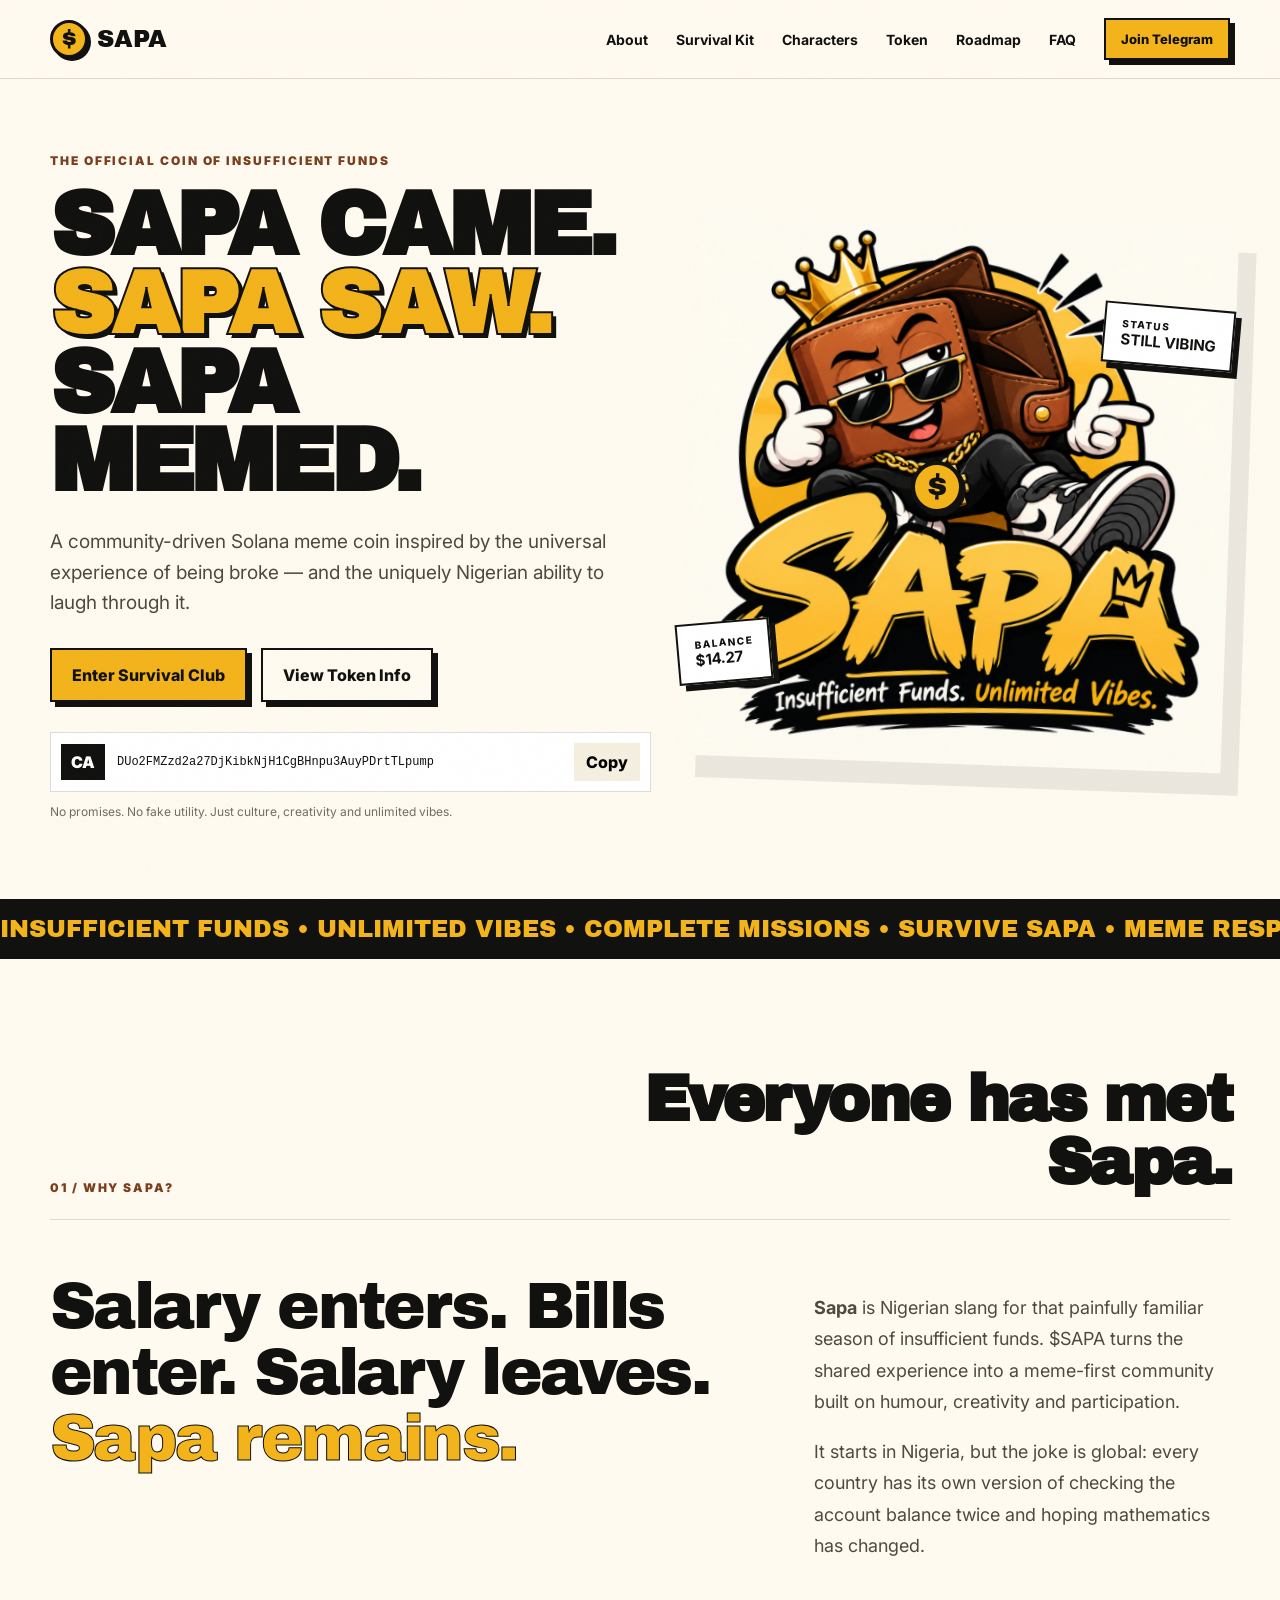
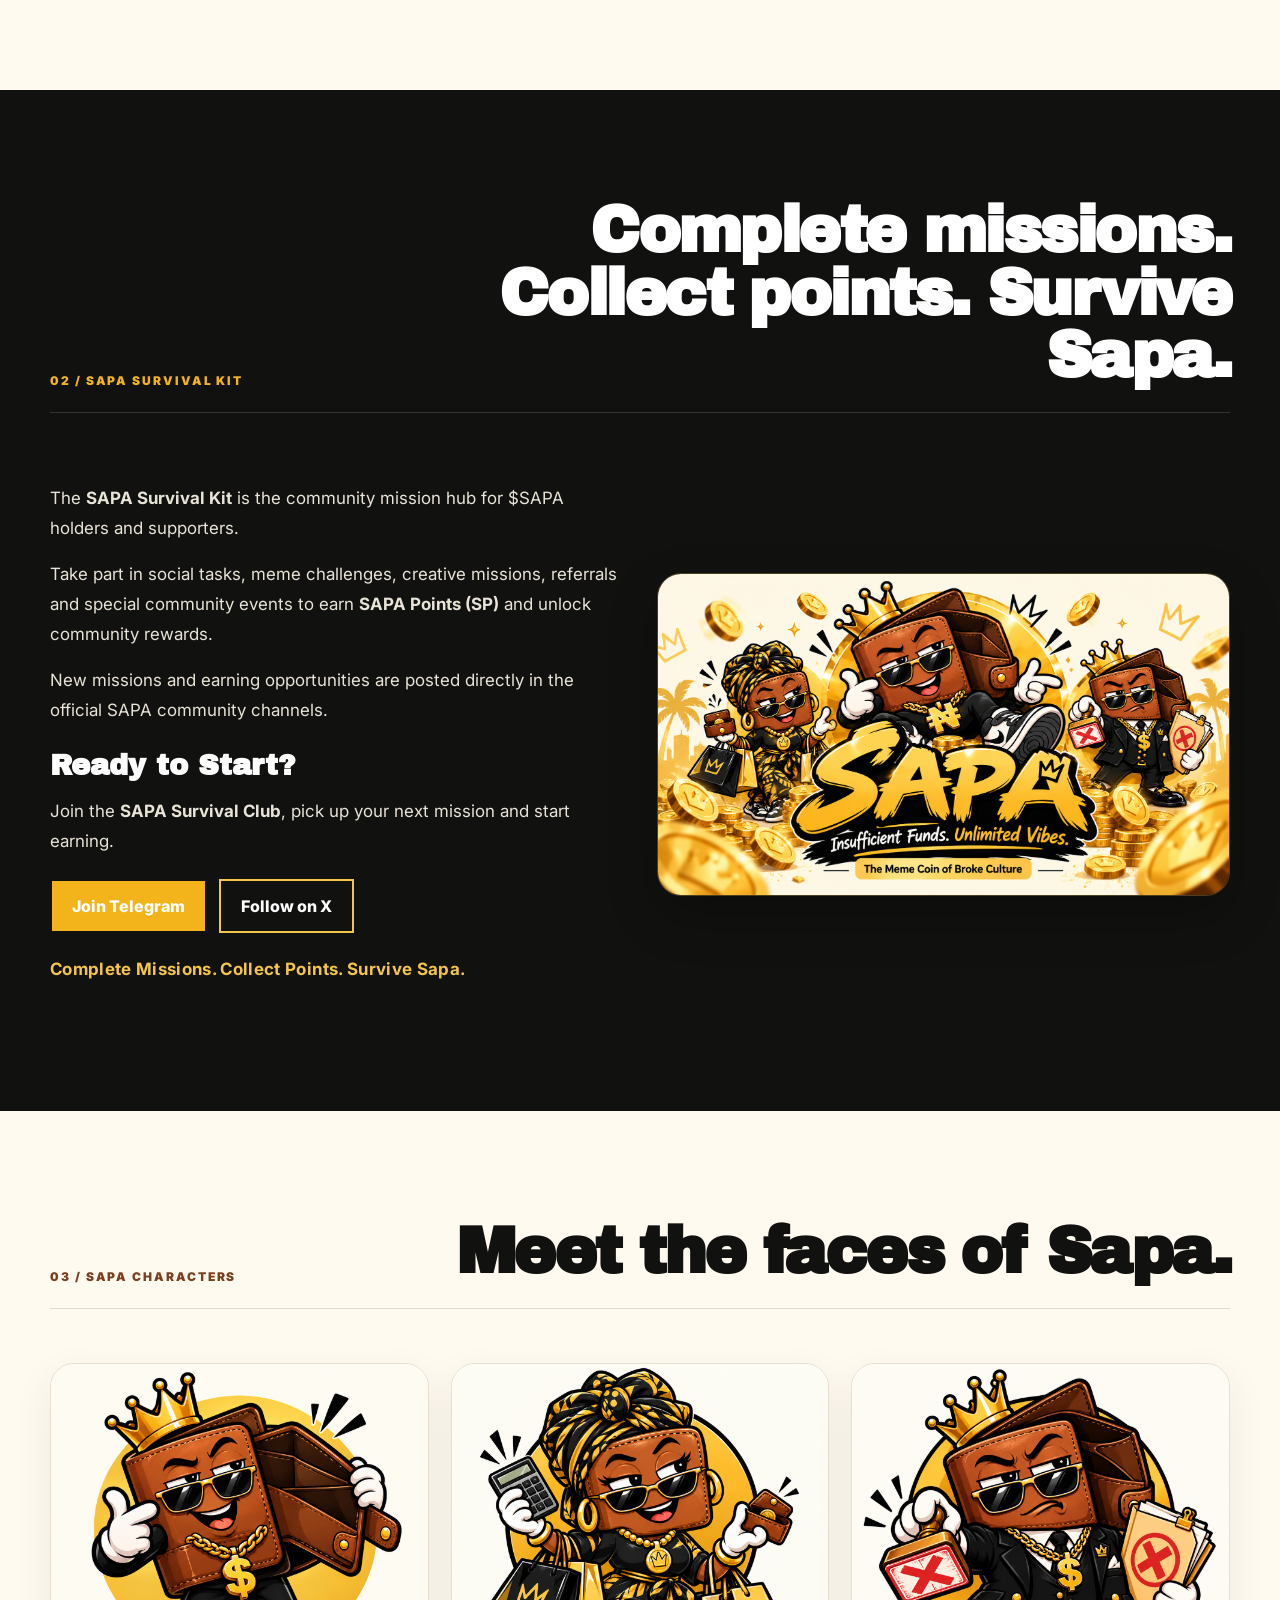
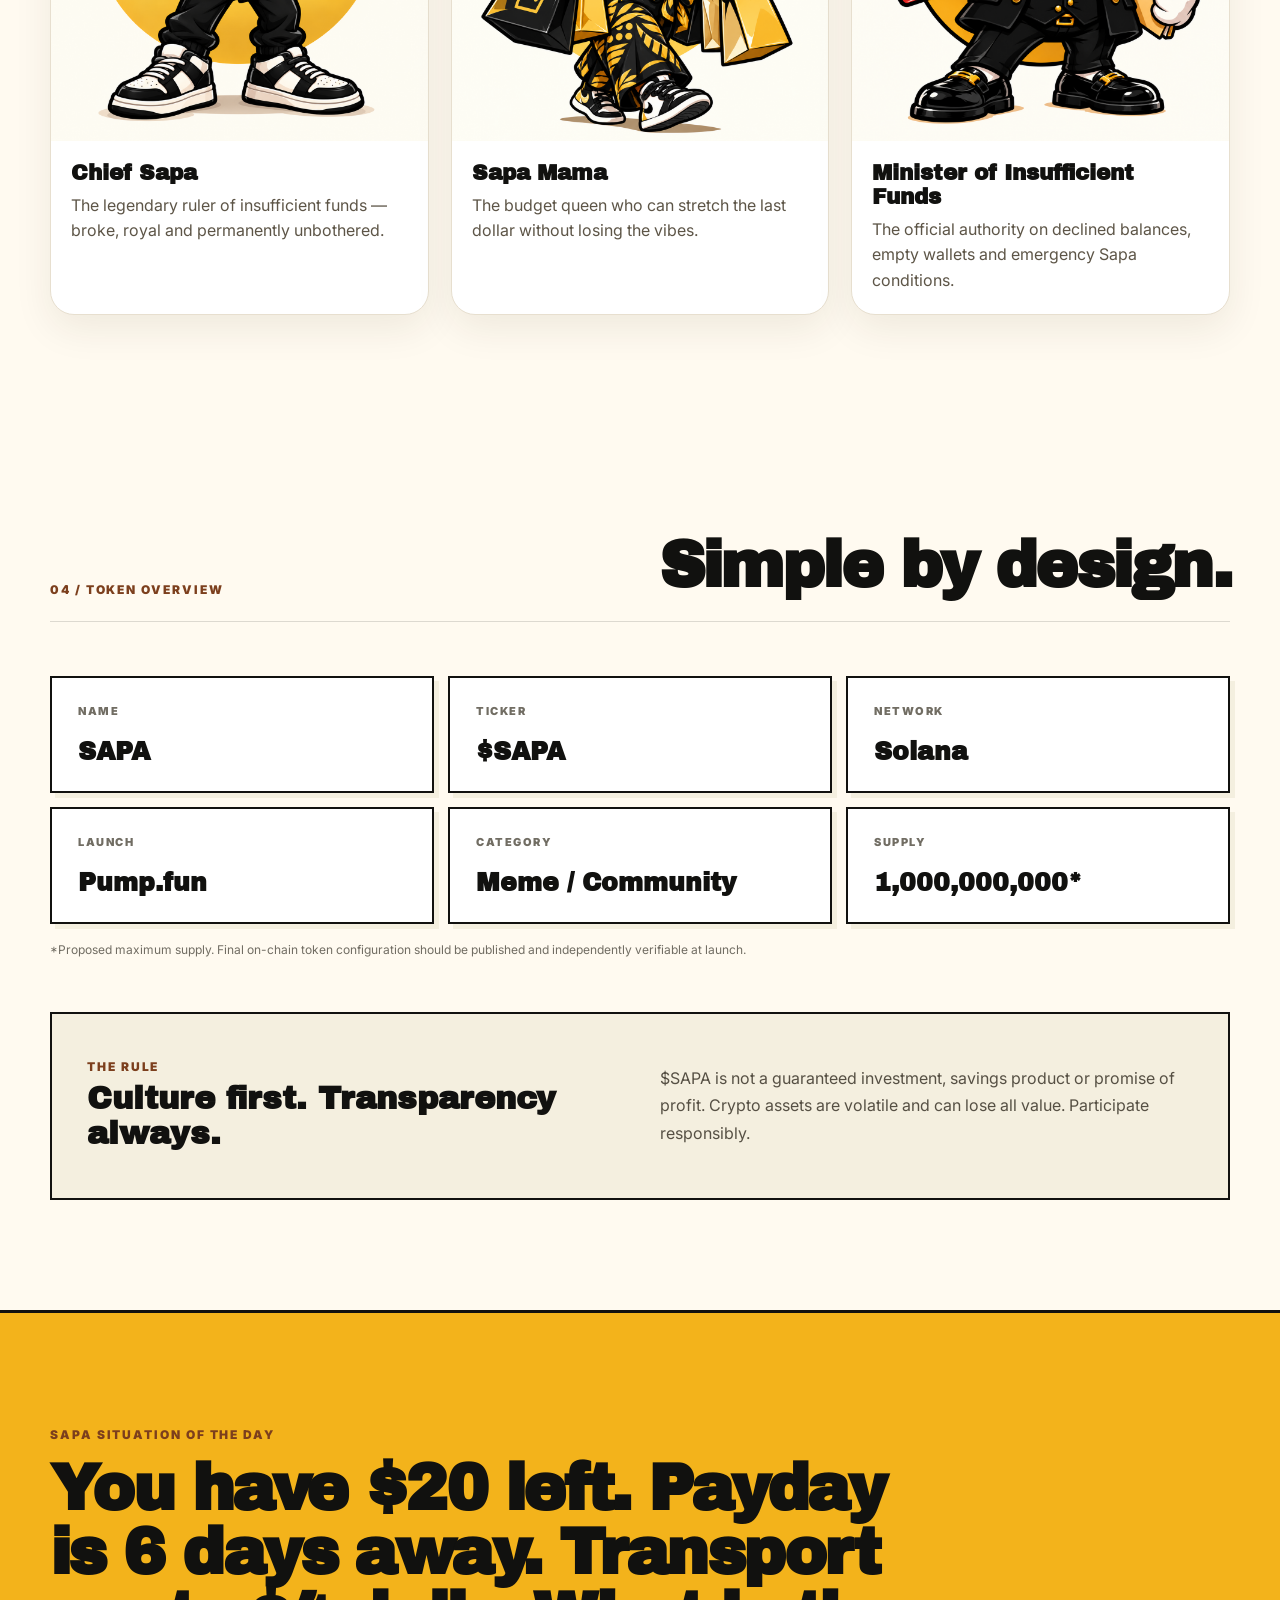
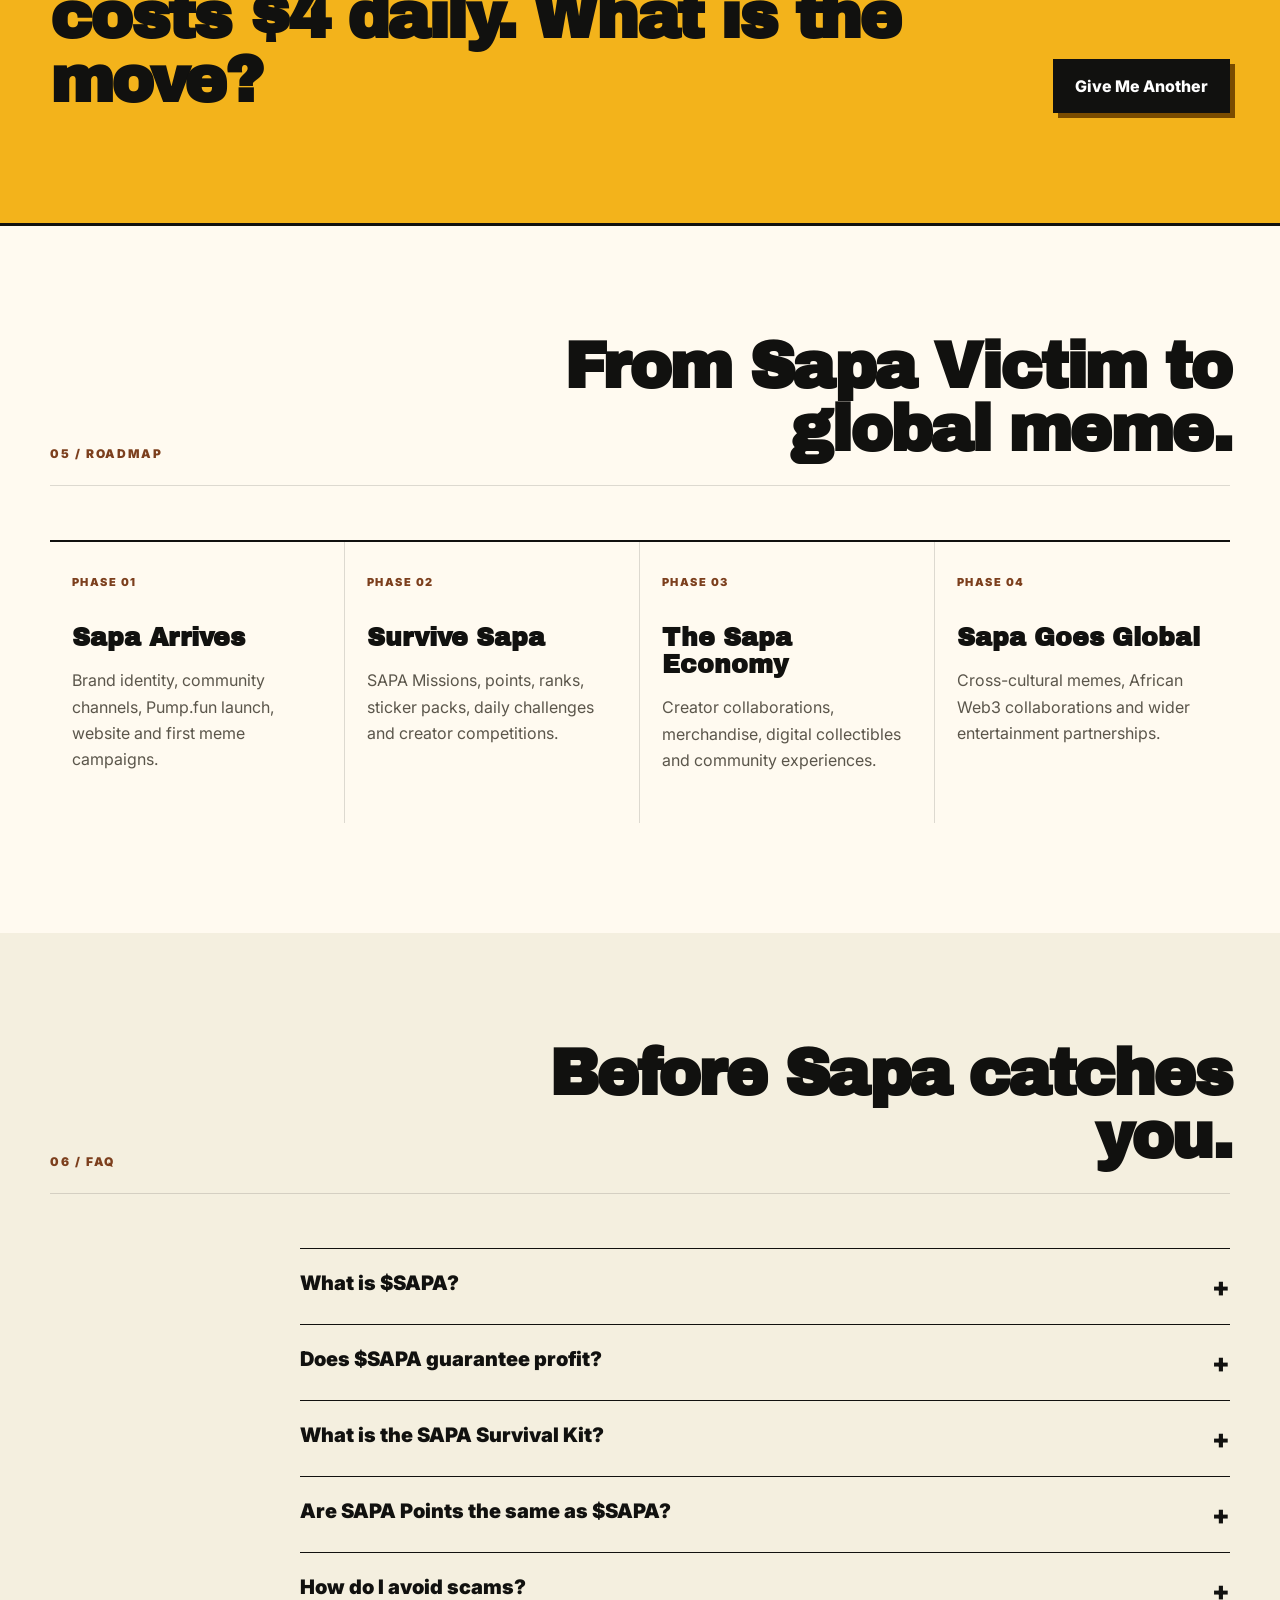
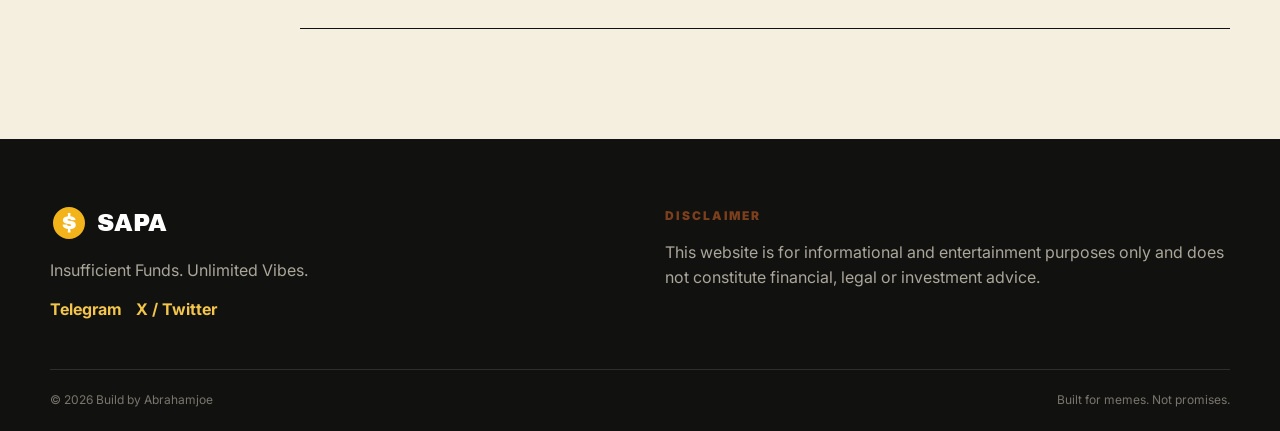
<file: index.html>
<!DOCTYPE html>
<html lang="en">
<head>
  <meta charset="UTF-8" />
  <meta name="viewport" content="width=device-width, initial-scale=1.0" />
  <meta name="theme-color" content="#f3b31b" />
  <meta name="referrer" content="strict-origin-when-cross-origin" />
  <meta name="description" content="$SAPA — Insufficient Funds. Unlimited Vibes. A community-driven meme culture website inspired by Nigerian internet culture." />
  <title>$SAPA — Insufficient Funds. Unlimited Vibes.</title>
  <meta name="robots" content="index,follow" />
  <link rel="icon" type="image/png" href="chief-sapa.png" sizes="192x192" />
  <link rel="apple-touch-icon" href="chief-sapa.png" />
  <link rel="preconnect" href="https://fonts.googleapis.com">
  <link rel="preconnect" href="https://fonts.gstatic.com" crossorigin>
  <link href="https://fonts.googleapis.com/css2?family=Archivo+Black&family=Inter:wght@400;500;600;700;800&display=swap" rel="stylesheet">
  <link rel="stylesheet" href="styles.css" />
</head>
<body>
  <div class="noise"></div>
  <header class="nav-wrap">
    <nav class="nav container">
      <a class="brand" href="#home"><span class="coin-dot">$</span><span>SAPA</span></a>
      <button class="menu-btn" aria-label="Open menu" aria-expanded="false">☰</button>
      <div class="nav-links">
        <a href="#about">About</a>
        <a href="#survival">Survival Kit</a>
        <a href="#characters">Characters</a>
        <a href="#token">Token</a>
        <a href="#roadmap">Roadmap</a>
        <a href="#faq">FAQ</a>
      </div>
      <a class="btn btn-small" href="https://t.me/SAPALetMyPeopleGo" target="_blank" rel="noopener">Join Telegram</a>
    </nav>
  </header>

  <main>
    <section class="hero container" id="home">
      <div class="hero-copy">
        <div class="eyebrow">THE OFFICIAL COIN OF INSUFFICIENT FUNDS</div>
        <h1>SAPA CAME.<br><span>SAPA SAW.</span><br>SAPA MEMED.</h1>
        <p class="hero-sub">A community-driven Solana meme coin inspired by the universal experience of being broke — and the uniquely Nigerian ability to laugh through it.</p>
        <div class="hero-actions">
          <a class="btn" href="#survival">Enter Survival Club</a>
          <a class="btn btn-ghost" href="#token">View Token Info</a>
        </div>
        <div class="contract-card" role="group" aria-label="Contract address placeholder">
          <span>CA</span>
          <code id="contract">DUo2FMZzd2a27DjKibkNjH1CgBHnpu3AuyPDrtTLpump</code>
          <button id="copyBtn">Copy</button>
        </div>
        <p class="microcopy">No promises. No fake utility. Just culture, creativity and unlimited vibes.</p>
      </div>

      <div class="hero-art">
        <div class="halo"></div>
        <img src="sapa-logo.png" alt="SAPA crowned wallet mascot" />
        <span class="currency-pendant" aria-hidden="true">$</span>
        <div class="float-card card-one">BALANCE<br><strong>$14.27</strong></div>
        <div class="float-card card-two">STATUS<br><strong>STILL VIBING</strong></div>
      </div>
    </section>

    <section class="ticker" aria-label="SAPA slogans">
      <div class="ticker-track">
        <span>INSUFFICIENT FUNDS • UNLIMITED VIBES • COMPLETE MISSIONS • SURVIVE SAPA • MEME RESPONSIBLY •</span>
        <span>INSUFFICIENT FUNDS • UNLIMITED VIBES • COMPLETE MISSIONS • SURVIVE SAPA • MEME RESPONSIBLY •</span>
      </div>
    </section>

    <section class="section container" id="about">
      <div class="section-heading">
        <span>01 / WHY SAPA?</span>
        <h2>Everyone has met Sapa.</h2>
      </div>
      <div class="split-grid">
        <div class="big-copy">Salary enters. Bills enter. Salary leaves. <em>Sapa remains.</em></div>
        <div class="body-copy">
          <p><strong>Sapa</strong> is Nigerian slang for that painfully familiar season of insufficient funds. $SAPA turns the shared experience into a meme-first community built on humour, creativity and participation.</p>
          <p>It starts in Nigeria, but the joke is global: every country has its own version of checking the account balance twice and hoping mathematics has changed.</p>
        </div>
      </div>
    </section>

    <section class="section dark-section" id="survival">
      <div class="container">
        <div class="section-heading light">
          <span>02 / SAPA SURVIVAL KIT</span>
          <h2>Complete missions. Collect points. Survive Sapa.</h2>
        </div>
        <div class="survival-simple">
          <div class="survival-copy">
            <p>The <strong>SAPA Survival Kit</strong> is the community mission hub for $SAPA holders and supporters.</p>
            <p>Take part in social tasks, meme challenges, creative missions, referrals and special community events to earn <strong>SAPA Points (SP)</strong> and unlock community rewards.</p>
            <p>New missions and earning opportunities are posted directly in the official SAPA community channels.</p>
            <h3>Ready to Start?</h3>
            <p>Join the <strong>SAPA Survival Club</strong>, pick up your next mission and start earning.</p>
            <div class="social-actions">
              <a class="btn" href="https://t.me/SAPALetMyPeopleGo" target="_blank" rel="noopener">Join Telegram</a>
              <a class="btn btn-ghost light-ghost" href="https://x.com/Sapamemecoin" target="_blank" rel="noopener">Follow on X</a>
            </div>
            <p class="survival-tagline"><strong>Complete Missions. Collect Points. Survive Sapa.</strong></p>
          </div>
          <div class="survival-image"><img src="sapa-banner.png" alt="$SAPA Survival Club banner with SAPA characters" /></div>
        </div>
      </div>
    </section>


    <section class="section container" id="characters">
      <div class="section-heading">
        <span>03 / SAPA CHARACTERS</span>
        <h2>Meet the faces of Sapa.</h2>
      </div>
      <div class="character-grid">
        <article class="character-card"><img src="chief-sapa.png" alt="Chief Sapa character" /><div><h3>Chief Sapa</h3><p>The legendary ruler of insufficient funds — broke, royal and permanently unbothered.</p></div></article>
        <article class="character-card"><img src="sapa-mama.png" alt="Sapa Mama character" /><div><h3>Sapa Mama</h3><p>The budget queen who can stretch the last dollar without losing the vibes.</p></div></article>
        <article class="character-card"><img src="minister-sapa.png" alt="Minister of Insufficient Funds character" /><div><h3>Minister of Insufficient Funds</h3><p>The official authority on declined balances, empty wallets and emergency Sapa conditions.</p></div></article>
      </div>
    </section>

    <section class="section container" id="token">
      <div class="section-heading">
        <span>04 / TOKEN OVERVIEW</span>
        <h2>Simple by design.</h2>
      </div>
      <div class="token-grid">
        <div class="token-stat"><span>Name</span><strong>SAPA</strong></div>
        <div class="token-stat"><span>Ticker</span><strong>$SAPA</strong></div>
        <div class="token-stat"><span>Network</span><strong>Solana</strong></div>
        <div class="token-stat"><span>Launch</span><strong>Pump.fun</strong></div>
        <div class="token-stat"><span>Category</span><strong>Meme / Community</strong></div>
        <div class="token-stat"><span>Supply</span><strong>1,000,000,000*</strong></div>
      </div>
      <p class="footnote">*Proposed maximum supply. Final on-chain token configuration should be published and independently verifiable at launch.</p>

      <div class="token-cta">
        <div><span class="label">THE RULE</span><h3>Culture first. Transparency always.</h3></div>
        <p>$SAPA is not a guaranteed investment, savings product or promise of profit. Crypto assets are volatile and can lose all value. Participate responsibly.</p>
      </div>
    </section>

    <section class="section situation-section">
      <div class="container situation-wrap">
        <div>
          <span class="label">SAPA SITUATION OF THE DAY</span>
          <h2 id="situationText">You have $20 left. Payday is 6 days away. Transport costs $4 daily. What is the move?</h2>
        </div>
        <button class="btn btn-dark" id="newSituation">Give Me Another</button>
      </div>
    </section>

    <section class="section container" id="roadmap">
      <div class="section-heading">
        <span>05 / ROADMAP</span>
        <h2>From Sapa Victim to global meme.</h2>
      </div>
      <div class="roadmap">
        <article><span>PHASE 01</span><h3>Sapa Arrives</h3><p>Brand identity, community channels, Pump.fun launch, website and first meme campaigns.</p></article>
        <article><span>PHASE 02</span><h3>Survive Sapa</h3><p>SAPA Missions, points, ranks, sticker packs, daily challenges and creator competitions.</p></article>
        <article><span>PHASE 03</span><h3>The Sapa Economy</h3><p>Creator collaborations, merchandise, digital collectibles and community experiences.</p></article>
        <article><span>PHASE 04</span><h3>Sapa Goes Global</h3><p>Cross-cultural memes, African Web3 collaborations and wider entertainment partnerships.</p></article>
      </div>
    </section>

    <section class="section faq-section" id="faq">
      <div class="container">
        <div class="section-heading">
          <span>06 / FAQ</span>
          <h2>Before Sapa catches you.</h2>
        </div>
        <div class="faq-list">
          <details><summary>What is $SAPA?</summary><p>$SAPA is a Solana-based community meme token inspired by Nigerian internet slang for being broke or financially stretched.</p></details>
          <details><summary>Does $SAPA guarantee profit?</summary><p>No. $SAPA is a speculative meme token. There are no guaranteed returns, dividends or promises that its price will increase.</p></details>
          <details><summary>What is the SAPA Survival Kit?</summary><p>It is the project's engagement layer: missions, memes, points, ranks, challenges, digital content and community experiences.</p></details>
          <details><summary>Are SAPA Points the same as $SAPA?</summary><p>No. SAPA Points are intended as an off-chain participation and reputation system unless the project explicitly announces otherwise.</p></details>
          <details><summary>How do I avoid scams?</summary><p>Only use links from verified SAPA channels. Never share your seed phrase, private key, password or banking PIN with anyone.</p></details>
        </div>
      </div>
    </section>
  </main>

  <footer class="footer">
    <div class="container footer-grid">
      <div><div class="brand"><span class="coin-dot">$</span><span>SAPA</span></div><p>Insufficient Funds. Unlimited Vibes.</p><div class="footer-socials"><a href="https://t.me/SAPALetMyPeopleGo" target="_blank" rel="noopener">Telegram</a><a href="https://x.com/Sapamemecoin" target="_blank" rel="noopener">X / Twitter</a></div></div>
      <div><span class="label">DISCLAIMER</span><p>This website is for informational and entertainment purposes only and does not constitute financial, legal or investment advice.</p></div>
    </div>
    <div class="container footer-bottom"><span>© 2026 Build by <a href="https://x.com/Abraham58880808">Abrahamjoe</a></span><span>Built for memes. Not promises.</span></div>
  </footer>

  <script src="script.js"></script>
</body>
</html>
</file>
<file: styles.css>
:root{
  --ink:#11110f;
  --cream:#f4efdf;
  --paper:#fffaf0;
  --gold:#f3b31b;
  --gold2:#ffd15b;
  --brown:#7c3f1d;
  --muted:#716d63;
  --line:rgba(17,17,15,.14);
}
*{box-sizing:border-box}
html{scroll-behavior:smooth}
body{margin:0;font-family:Inter,system-ui,sans-serif;background:var(--paper);color:var(--ink);overflow-x:hidden}
a{color:inherit;text-decoration:none}
button,input{font:inherit}
.container{width:min(1180px,calc(100% - 40px));margin:auto}
.noise{position:fixed;inset:0;pointer-events:none;opacity:.04;z-index:20;background-image:url("data:image/svg+xml,%3Csvg viewBox='0 0 200 200' xmlns='http://www.w3.org/2000/svg'%3E%3Cfilter id='n'%3E%3CfeTurbulence type='fractalNoise' baseFrequency='.9' numOctaves='3' stitchTiles='stitch'/%3E%3C/filter%3E%3Crect width='100%25' height='100%25' filter='url(%23n)' opacity='.35'/%3E%3C/svg%3E")}
.nav-wrap{position:sticky;top:0;z-index:50;background:rgba(255,250,240,.86);backdrop-filter:blur(14px);border-bottom:1px solid var(--line)}
.nav{height:78px;display:flex;align-items:center;gap:28px}
.brand{font-family:'Archivo Black',sans-serif;font-size:24px;display:flex;align-items:center;gap:9px}
.coin-dot{width:38px;height:38px;border-radius:50%;background:var(--gold);display:grid;place-items:center;border:3px solid var(--ink);box-shadow:3px 3px 0 var(--ink)}
.nav-links{display:flex;gap:28px;margin-left:auto;font-weight:700;font-size:14px}
.nav-links a:hover{color:var(--brown)}
.menu-btn{display:none;background:none;border:0;font-size:28px}
.btn{display:inline-flex;align-items:center;justify-content:center;padding:15px 20px;background:var(--gold);border:2px solid var(--ink);font-weight:800;box-shadow:5px 5px 0 var(--ink);transition:.18s transform,.18s box-shadow;cursor:pointer}
.btn:hover{transform:translate(3px,3px);box-shadow:2px 2px 0 var(--ink)}
.btn-small{padding:11px 15px;font-size:13px}
.btn-ghost{background:transparent}
.btn-dark{background:var(--ink);color:white;box-shadow:5px 5px 0 #7a4c00;border-color:var(--ink)}
.hero{min-height:760px;display:grid;grid-template-columns:1.05fr .95fr;gap:36px;align-items:center;padding:74px 0 68px}
.eyebrow,.section-heading span,.label{font-size:12px;font-weight:900;letter-spacing:.16em;text-transform:uppercase;color:var(--brown)}
.hero h1{font-family:'Archivo Black',sans-serif;font-size:clamp(55px,7vw,96px);line-height:.88;margin:18px 0 26px;letter-spacing:-.055em}
.hero h1 span{color:var(--gold);-webkit-text-stroke:2px var(--ink);text-shadow:4px 4px 0 var(--ink)}
.hero-sub{font-size:19px;line-height:1.6;max-width:650px;color:#4c493f}
.hero-actions{display:flex;gap:14px;flex-wrap:wrap;margin:30px 0}
.contract-card{display:flex;align-items:center;gap:12px;border:1px solid var(--line);padding:10px;background:#fff;max-width:610px}
.contract-card span{font-weight:900;background:var(--ink);color:white;padding:8px 10px}
.contract-card code{font-size:12px;overflow:hidden;text-overflow:ellipsis;white-space:nowrap;flex:1}
.contract-card button{border:0;background:var(--cream);font-weight:800;padding:9px 12px;cursor:pointer}
.microcopy{font-size:12px;color:var(--muted)}
.hero-art{position:relative;min-height:560px;display:grid;place-items:center}
.hero-art img{position:relative;z-index:2;width:min(560px,100%);filter:drop-shadow(18px 22px 0 rgba(17,17,15,.08));transform:rotate(2deg)}
.currency-pendant{position:absolute;z-index:4;left:46%;top:49%;transform:translate(-50%,-50%) rotate(2deg);width:52px;height:52px;border-radius:50%;display:grid;place-items:center;background:var(--gold);border:4px solid var(--ink);color:var(--ink);font-family:'Archivo Black',sans-serif;font-size:32px;line-height:1;box-shadow:3px 3px 0 var(--ink)}
.halo{position:absolute;width:430px;height:430px;background:var(--gold2);border-radius:50%;border:4px solid var(--ink);box-shadow:20px 20px 0 rgba(17,17,15,.1)}
.float-card{position:absolute;z-index:3;background:#fff;border:2px solid var(--ink);padding:13px 16px;font-size:10px;font-weight:800;letter-spacing:.12em;box-shadow:6px 6px 0 var(--ink)}
.float-card strong{font-size:15px;letter-spacing:0}
.card-one{left:-10px;bottom:90px;transform:rotate(-5deg)}
.card-two{right:-4px;top:94px;transform:rotate(5deg)}
.ticker{background:var(--ink);color:var(--gold);overflow:hidden;border-top:3px solid var(--ink);border-bottom:3px solid var(--ink)}
.ticker-track{display:flex;width:max-content;animation:scroll 28s linear infinite;font-family:'Archivo Black',sans-serif;font-size:24px;padding:14px 0}
.ticker-track span{padding-right:24px}
@keyframes scroll{to{transform:translateX(-50%)}}
.section{padding:110px 0}
.section-heading{display:flex;align-items:end;justify-content:space-between;gap:30px;margin-bottom:54px;border-bottom:1px solid var(--line);padding-bottom:24px}
.section-heading h2{font-family:'Archivo Black',sans-serif;font-size:clamp(36px,5vw,68px);line-height:.98;letter-spacing:-.04em;margin:0;max-width:780px;text-align:right}
.split-grid{display:grid;grid-template-columns:1.25fr .75fr;gap:70px}
.big-copy{font-family:'Archivo Black',sans-serif;font-size:clamp(38px,5vw,70px);line-height:1.03;letter-spacing:-.04em}
.big-copy em{font-style:normal;color:var(--gold);-webkit-text-stroke:1px var(--ink)}
.body-copy{font-size:18px;line-height:1.75;color:#4f4a3f}
.dark-section{background:var(--ink);color:white}
.section-heading.light{border-color:rgba(255,255,255,.15)}
.section-heading.light span{color:var(--gold)}
.mission-grid{display:grid;grid-template-columns:repeat(3,1fr);gap:16px}
.mission-card{min-height:230px;padding:26px;border:1px solid rgba(255,255,255,.14);background:#171713;transition:.2s transform,.2s background}
.mission-card:hover{transform:translateY(-6px);background:#1f1f1a}
.mission-num{color:var(--gold);font-family:'Archivo Black',sans-serif;font-size:14px}
.mission-card h3{font-size:22px;margin:50px 0 10px}
.mission-card p{color:#aaa699;line-height:1.6}
.rank-panel{margin-top:28px;background:var(--gold);color:var(--ink);border:3px solid white;display:grid;grid-template-columns:.7fr 1.3fr;gap:50px;align-items:center;padding:34px;box-shadow:10px 10px 0 #4a4a42}
.rank-panel h3{font-family:'Archivo Black',sans-serif;font-size:34px;margin:8px 0}
.rank-control input{width:100%;accent-color:var(--ink)}
.rank-meta{display:flex;justify-content:space-between;font-weight:900;margin-top:8px}
.token-grid{display:grid;grid-template-columns:repeat(3,1fr);gap:14px}
.token-stat{padding:26px;border:2px solid var(--ink);background:#fff;box-shadow:5px 5px 0 var(--cream)}
.token-stat span{display:block;text-transform:uppercase;font-size:11px;font-weight:900;letter-spacing:.14em;color:var(--muted);margin-bottom:20px}
.token-stat strong{font-family:'Archivo Black',sans-serif;font-size:25px}
.footnote{font-size:12px;color:var(--muted);margin-top:18px}
.token-cta{margin-top:55px;background:var(--cream);border:2px solid var(--ink);padding:35px;display:grid;grid-template-columns:1fr 1fr;gap:40px;align-items:center}
.token-cta h3{font-family:'Archivo Black',sans-serif;font-size:32px;margin:6px 0}
.token-cta p{line-height:1.7;color:#565044}
.situation-section{background:var(--gold);border-top:3px solid var(--ink);border-bottom:3px solid var(--ink)}
.situation-wrap{display:grid;grid-template-columns:1fr auto;gap:50px;align-items:end}
.situation-wrap h2{font-family:'Archivo Black',sans-serif;font-size:clamp(38px,5vw,70px);line-height:1;letter-spacing:-.04em;max-width:900px;margin:14px 0 0}
.roadmap{display:grid;grid-template-columns:repeat(4,1fr);border-top:2px solid var(--ink)}
.roadmap article{padding:28px 22px 34px;border-right:1px solid var(--line)}
.roadmap article:last-child{border-right:0}
.roadmap span{font-size:11px;font-weight:900;color:var(--brown);letter-spacing:.13em}
.roadmap h3{font-family:'Archivo Black',sans-serif;font-size:25px;margin:34px 0 12px}
.roadmap p{line-height:1.65;color:#5b564b}
.faq-section{background:var(--cream)}
.faq-list{max-width:930px;margin-left:auto}
.faq-list details{border-top:1px solid var(--ink);padding:22px 0}
.faq-list details:last-child{border-bottom:1px solid var(--ink)}
.faq-list summary{cursor:pointer;font-weight:900;font-size:20px;list-style:none;display:flex;justify-content:space-between}
.faq-list summary:after{content:'+';font-size:26px}
.faq-list details[open] summary:after{content:'−'}
.faq-list p{max-width:760px;line-height:1.7;color:#5c564b}
.footer{background:var(--ink);color:white;padding:65px 0 24px}
.footer-grid{display:grid;grid-template-columns:1fr 1fr;gap:50px;align-items:start}
.footer-grid p{color:#aaa69a;line-height:1.6;max-width:580px}
.footer-bottom{display:flex;justify-content:space-between;color:#79766e;border-top:1px solid rgba(255,255,255,.12);margin-top:50px;padding-top:22px;font-size:12px}

@media (max-width:900px){
  .nav-links,.nav .btn-small{display:none}.menu-btn{display:block;margin-left:auto}.nav-links.open{display:flex;position:absolute;top:78px;left:0;right:0;background:var(--paper);padding:24px 20px;flex-direction:column;border-bottom:1px solid var(--line)}
  .hero{grid-template-columns:1fr;padding-top:54px}.hero-art{min-height:480px}.split-grid,.token-cta,.rank-panel,.situation-wrap{grid-template-columns:1fr}.mission-grid,.token-grid{grid-template-columns:repeat(2,1fr)}.roadmap{grid-template-columns:repeat(2,1fr)}.section-heading{display:block}.section-heading h2{text-align:left;margin-top:14px}.footer-grid{grid-template-columns:1fr}
}
@media (max-width:600px){
  .container{width:min(100% - 24px,1180px)}.hero{min-height:auto}.hero h1{font-size:52px}.hero-sub{font-size:17px}.hero-art{min-height:380px}.halo{width:290px;height:290px}.float-card{display:none}.mission-grid,.token-grid,.roadmap{grid-template-columns:1fr}.rank-panel{padding:24px}.section{padding:78px 0}.section-heading{margin-bottom:34px}.ticker-track{font-size:18px}.footer-bottom{display:block}.footer-bottom span{display:block;margin-top:7px}
}

@media (max-width:680px){.currency-pendant{width:38px;height:38px;font-size:23px;border-width:3px;left:46%;top:49%}}

/* Added community + character sections */
.survival-simple{display:grid;grid-template-columns:1fr 1fr;gap:34px;align-items:center}
.survival-copy p{font-size:1.06rem;line-height:1.75;color:#e9e4d8;max-width:720px}
.survival-copy h3{font-family:'Archivo Black',sans-serif;font-size:1.8rem;margin:24px 0 8px;color:#fff}
.social-actions{display:flex;gap:12px;flex-wrap:wrap;margin:22px 0}
.light-ghost{border-color:#f4c54d!important;color:#fff!important}
.survival-tagline{color:#f4c54d!important;letter-spacing:.02em}
.survival-image img{width:100%;border-radius:24px;border:1px solid rgba(244,197,77,.25);box-shadow:0 20px 50px rgba(0,0,0,.24);display:block}
.character-grid{display:grid;grid-template-columns:repeat(3,1fr);gap:22px}
.character-card{background:#fff;border:1px solid #e7dfcf;border-radius:24px;overflow:hidden;box-shadow:0 14px 38px rgba(50,38,10,.08)}
.character-card img{width:100%;aspect-ratio:1/1;object-fit:cover;display:block;background:#f7f1e7}
.character-card div{padding:20px}
.character-card h3{font-family:'Archivo Black',sans-serif;margin:0 0 8px;font-size:1.35rem}
.character-card p{margin:0;color:#5d5547;line-height:1.6}
.footer-socials{display:flex;gap:14px;flex-wrap:wrap;margin-top:12px}
.footer-socials a{color:#f4c54d;text-decoration:none;font-weight:700}
.footer-socials a:hover{text-decoration:underline}
@media(max-width:900px){.survival-simple{grid-template-columns:1fr}.character-grid{grid-template-columns:1fr 1fr}}
@media(max-width:640px){.character-grid{grid-template-columns:1fr}.social-actions .btn{width:100%;text-align:center}}
</file>
